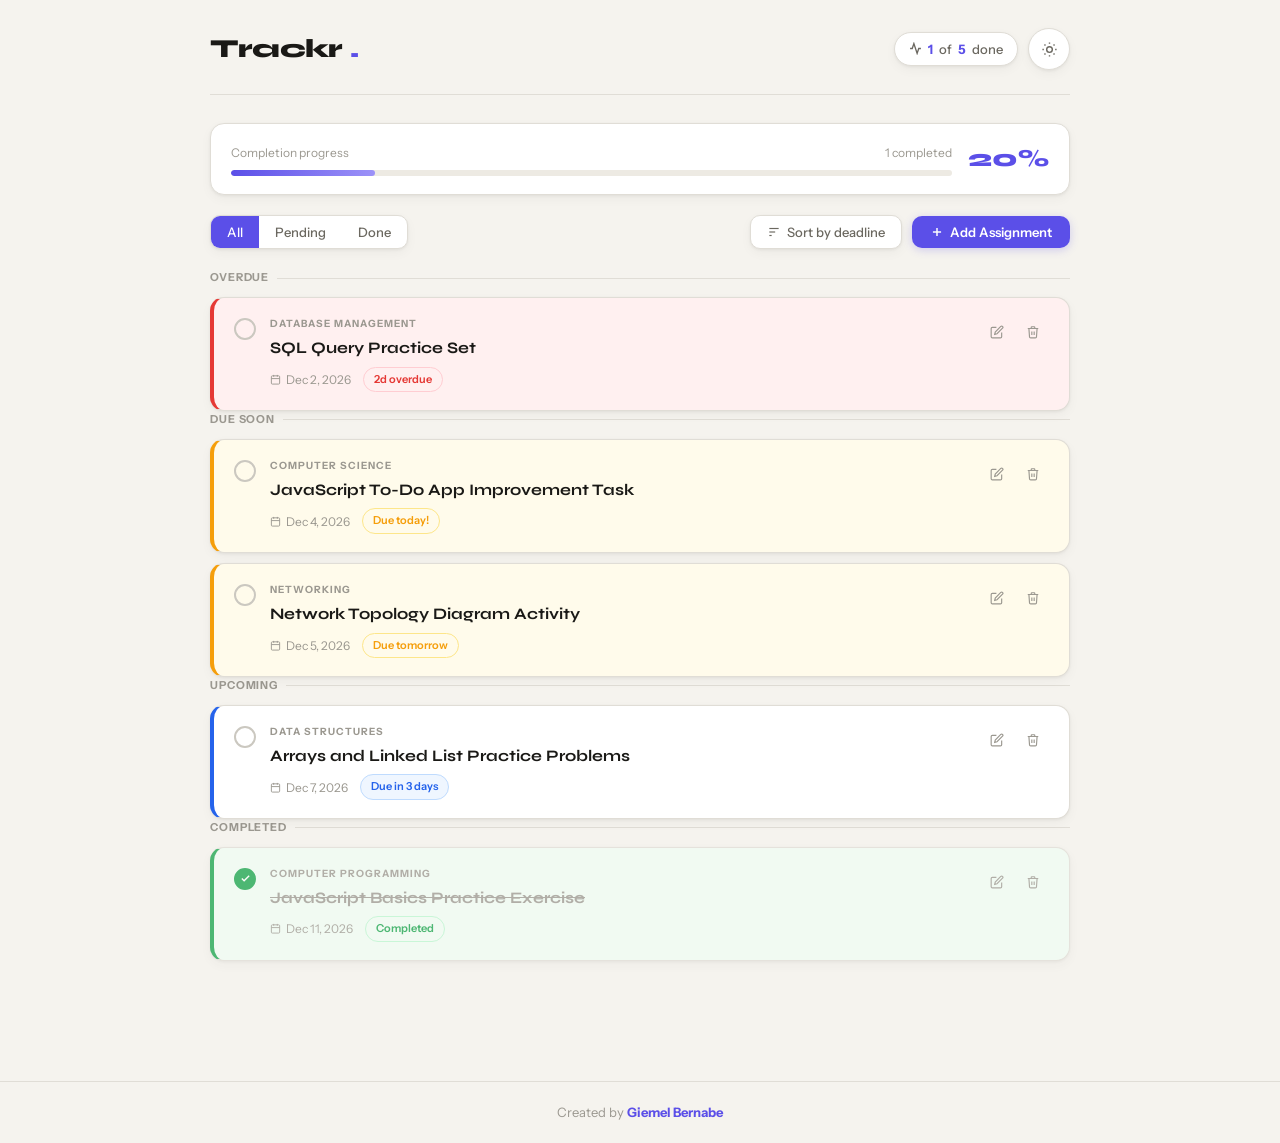
<file: Assignment tracker/index.html>
<!DOCTYPE html>
<html lang="en" data-theme="light">
<head>
<meta charset="UTF-8">
<meta name="viewport" content="width=device-width, initial-scale=1.0">
<title>Tracker — Student Assignment Planner</title>
<link rel="icon" type="image/jpeg" href="pogilang.jpg">
<link rel="stylesheet" href="style.css">
<script src="script.js" defer></script>
<link href="https://fonts.googleapis.com/css2?family=Syne:wght@400;500;600;700;800&family=Instrument+Sans:wght@300;400;500&display=swap" rel="stylesheet">
</head>
<body>

<div class="app-shell">

  <!-- HEADER -->
  <header>
    <div class="logo">
      Trackr<span class="logo-dot">.</span>
    </div>
    <div class="header-right">
      <div class="stats-pill" id="stats-pill">
        <svg width="13" height="13" viewBox="0 0 24 24" fill="none" stroke="currentColor" stroke-width="2.5"><polyline points="22 12 18 12 15 21 9 3 6 12 2 12"/></svg>
        <span id="stat-done">0</span> of <span id="stat-total">0</span> done
      </div>
      <button class="dark-toggle" id="dark-btn" title="Toggle dark mode">
        <svg id="dark-icon" width="17" height="17" viewBox="0 0 24 24" fill="none" stroke="currentColor" stroke-width="2"><circle cx="12" cy="12" r="4"/><path d="M12 2v2M12 20v2M4.93 4.93l1.41 1.41M17.66 17.66l1.41 1.41M2 12h2M20 12h2M6.34 17.66l-1.41 1.41M19.07 4.93l-1.41 1.41"/></svg>
      </button>
    </div>
  </header>

  <!-- PROGRESS -->
  <div class="progress-bar-wrap" id="progress-wrap">
    <div class="progress-info">
      <div class="progress-label">
        <span>Completion progress</span>
        <span id="progress-txt">0 completed</span>
      </div>
      <div class="progress-track">
        <div class="progress-fill" id="progress-fill" style="width:0%"></div>
      </div>
    </div>
    <div class="progress-pct" id="progress-pct">0%</div>
  </div>

  <!-- ADD FORM (hidden by default, shown by button) -->
  <div id="form-wrap" style="display:none;">
    <div class="form-card">
      <div class="form-title">
        <svg width="15" height="15" viewBox="0 0 24 24" fill="none" stroke="currentColor" stroke-width="2.5"><line x1="12" y1="5" x2="12" y2="19"/><line x1="5" y1="12" x2="19" y2="12"/></svg>
        New Assignment
      </div>
      <div class="form-grid">
        <div class="field">
          <label>Subject</label>
          <input type="text" id="inp-subject" placeholder="e.g. Mathematics" maxlength="40">
        </div>
        <div class="field">
          <label>Assignment Title</label>
          <input type="text" id="inp-title" placeholder="e.g. Problem Set 3" maxlength="80">
        </div>
        <div class="field">
          <label>Due Date</label>
          <input type="date" id="inp-date">
        </div>
      </div>
      <div class="form-footer">
        <button class="btn btn-ghost" onclick="toggleForm()">Cancel</button>
        <button class="btn btn-primary" onclick="addAssignment()">
          <svg width="14" height="14" viewBox="0 0 24 24" fill="none" stroke="currentColor" stroke-width="2.5"><polyline points="20 6 9 17 4 12"/></svg>
          Save Assignment
        </button>
      </div>
    </div>
  </div>

  <!-- TOOLBAR -->
  <div class="toolbar">
    <div class="filter-group">
      <button class="filter-btn active" data-filter="all" onclick="setFilter('all',this)">All</button>
      <button class="filter-btn" data-filter="pending" onclick="setFilter('pending',this)">Pending</button>
      <button class="filter-btn" data-filter="done" onclick="setFilter('done',this)">Done</button>
    </div>
    <button class="sort-btn" id="sort-btn" onclick="toggleSort()">
      <svg width="14" height="14" viewBox="0 0 24 24" fill="none" stroke="currentColor" stroke-width="2"><line x1="4" y1="6" x2="20" y2="6"/><line x1="4" y1="12" x2="14" y2="12"/><line x1="4" y1="18" x2="8" y2="18"/></svg>
      Sort by deadline
    </button>
    <button class="add-btn-top" onclick="toggleForm()">
      <svg width="14" height="14" viewBox="0 0 24 24" fill="none" stroke="currentColor" stroke-width="2.5"><line x1="12" y1="5" x2="12" y2="19"/><line x1="5" y1="12" x2="19" y2="12"/></svg>
      Add Assignment
    </button>
  </div>

  <!-- ASSIGNMENTS LIST -->
  <div id="list-root"></div>

</div>

<!-- TOAST CONTAINER -->
<div class="toast-wrap" id="toast-wrap"></div>

<!-- DELETE CONFIRM MODAL -->
<div id="modal" style="display:none;"></div>

<!-- FOOTER -->
<footer class="app-footer">
  Created by <span>Giemel Bernabe</span>
</footer>
</body>
</html>
</file>
<file: Assignment tracker/style.css>
:root {
  --bg: #F5F3EE;
  --bg2: #EDEAE3;
  --surface: #FFFFFF;
  --surface2: #F9F7F3;
  --border: #E0DDD6;
  --border2: #CBC8C0;
  --text: #1A1916;
  --text2: #6B6860;
  --text3: #9B9890;

  --red: #E53935;
  --red-bg: #FFF0F0;
  --red-border: #FFCDD2;

  --amber: #F59E0B;
  --amber-bg: #FFFBEB;
  --amber-border: #FDE68A;

  --green: #16A34A;
  --green-bg: #F0FDF4;
  --green-border: #BBF7D0;

  --blue: #2563EB;
  --blue-bg: #EFF6FF;
  --blue-border: #BFDBFE;

  --accent: #5B4FE8;
  --accent-light: #EEF0FF;

  --radius: 14px;
  --radius-sm: 8px;
  --shadow: 0 1px 3px rgba(0,0,0,0.06), 0 4px 12px rgba(0,0,0,0.04);
  --shadow-lg: 0 8px 32px rgba(0,0,0,0.1);

  --font-display: 'Syne', sans-serif;
  --font-body: 'Instrument Sans', sans-serif;
}

[data-theme="dark"] {
  --bg: #0F0F11;
  --bg2: #17171A;
  --surface: #1E1E22;
  --surface2: #252529;
  --border: #2E2E34;
  --border2: #3E3E46;
  --text: #F0EFEB;
  --text2: #9B9A98;
  --text3: #6B6A68;

  --red: #F87171;
  --red-bg: #2C1A1A;
  --red-border: #7F1D1D;

  --amber: #FBBF24;
  --amber-bg: #271E0A;
  --amber-border: #78350F;

  --green: #4ADE80;
  --green-bg: #0F2A1A;
  --green-border: #14532D;

  --blue: #60A5FA;
  --blue-bg: #0D1E35;
  --blue-border: #1E3A5F;

  --accent: #7C6FF7;
  --accent-light: #1E1B3A;

  --shadow: 0 1px 3px rgba(0,0,0,0.3), 0 4px 12px rgba(0,0,0,0.2);
  --shadow-lg: 0 8px 32px rgba(0,0,0,0.4);
}

/* ─── RESET ─── */
*, *::before, *::after { box-sizing: border-box; margin: 0; padding: 0; }
html { scroll-behavior: smooth; }
body {
  background: var(--bg);
  color: var(--text);
  font-family: var(--font-body);
  font-size: 15px;
  line-height: 1.6;
  min-height: 100vh;
  transition: background 0.3s, color 0.3s;
}

/* ─── LAYOUT ─── */
.app-shell {
  max-width: 900px;
  margin: 0 auto;
  padding: 0 20px 80px;
}

/* ─── HEADER ─── */
header {
  display: flex;
  justify-content: space-between;
  align-items: center;
  padding: 28px 0 24px;
  border-bottom: 1px solid var(--border);
  margin-bottom: 28px;
  gap: 16px;
  flex-wrap: wrap;
}
.logo {
  font-family: var(--font-display);
  font-size: 26px;
  font-weight: 800;
  letter-spacing: -0.03em;
  color: var(--text);
  display: flex;
  align-items: center;
  gap: 8px;
}
.logo-dot { color: var(--accent); }
.header-right { display: flex; align-items: center; gap: 10px; }
.dark-toggle {
  width: 42px; height: 42px;
  border-radius: 50%;
  border: 1px solid var(--border);
  background: var(--surface);
  cursor: pointer;
  display: flex; align-items: center; justify-content: center;
  color: var(--text2);
  font-size: 17px;
  transition: all 0.2s;
  box-shadow: var(--shadow);
}
.dark-toggle:hover { border-color: var(--accent); color: var(--accent); }
.stats-pill {
  display: flex;
  align-items: center;
  gap: 6px;
  background: var(--surface);
  border: 1px solid var(--border);
  border-radius: 30px;
  padding: 6px 14px;
  font-size: 13px;
  font-weight: 500;
  color: var(--text2);
  box-shadow: var(--shadow);
}
.stats-pill span { color: var(--accent); font-weight: 700; }

/* ─── ADD FORM ─── */
.form-card {
  background: var(--surface);
  border: 1px solid var(--border);
  border-radius: var(--radius);
  padding: 24px;
  margin-bottom: 28px;
  box-shadow: var(--shadow);
  animation: slideDown 0.4s ease;
}
.form-title {
  font-family: var(--font-display);
  font-size: 15px;
  font-weight: 700;
  color: var(--text);
  margin-bottom: 16px;
  display: flex;
  align-items: center;
  gap: 8px;
}
.form-title svg { color: var(--accent); }
.form-grid {
  display: grid;
  grid-template-columns: 1fr 1fr 1fr;
  gap: 12px;
  margin-bottom: 14px;
}
.field { display: flex; flex-direction: column; gap: 5px; }
.field label {
  font-size: 11px;
  font-weight: 600;
  letter-spacing: 0.06em;
  text-transform: uppercase;
  color: var(--text3);
}
.field input, .field select {
  background: var(--bg2);
  border: 1.5px solid var(--border);
  border-radius: var(--radius-sm);
  padding: 10px 14px;
  font-family: var(--font-body);
  font-size: 14px;
  color: var(--text);
  outline: none;
  transition: border-color 0.2s, box-shadow 0.2s;
  width: 100%;
}
.field input:focus, .field select:focus {
  border-color: var(--accent);
  box-shadow: 0 0 0 3px rgba(91,79,232,0.12);
}
.field input.error, .field select.error { border-color: var(--red); }
.field input::placeholder { color: var(--text3); }
.form-footer { display: flex; justify-content: flex-end; gap: 10px; }
.btn {
  padding: 10px 22px;
  border-radius: var(--radius-sm);
  font-family: var(--font-body);
  font-size: 14px;
  font-weight: 500;
  cursor: pointer;
  border: none;
  transition: all 0.2s;
  display: inline-flex;
  align-items: center;
  gap: 7px;
}
.btn-primary {
  background: var(--accent);
  color: #fff;
  box-shadow: 0 2px 8px rgba(91,79,232,0.3);
}
.btn-primary:hover { filter: brightness(1.1); transform: translateY(-1px); }
.btn-primary:active { transform: translateY(0); }
.btn-ghost {
  background: transparent;
  color: var(--text2);
  border: 1px solid var(--border);
}
.btn-ghost:hover { background: var(--bg2); color: var(--text); }

/* ─── TOOLBAR ─── */
.toolbar {
  display: flex;
  align-items: center;
  gap: 10px;
  margin-bottom: 20px;
  flex-wrap: wrap;
}
.filter-group {
  display: flex;
  background: var(--surface);
  border: 1px solid var(--border);
  border-radius: 10px;
  overflow: hidden;
  box-shadow: var(--shadow);
}
.filter-btn {
  padding: 8px 16px;
  font-family: var(--font-body);
  font-size: 13px;
  font-weight: 500;
  border: none;
  background: transparent;
  color: var(--text2);
  cursor: pointer;
  transition: all 0.2s;
}
.filter-btn.active {
  background: var(--accent);
  color: #fff;
}
.filter-btn:hover:not(.active) { background: var(--bg2); color: var(--text); }
.sort-btn {
  margin-left: auto;
  padding: 8px 16px;
  font-family: var(--font-body);
  font-size: 13px;
  font-weight: 500;
  border: 1px solid var(--border);
  border-radius: 10px;
  background: var(--surface);
  color: var(--text2);
  cursor: pointer;
  display: flex;
  align-items: center;
  gap: 6px;
  box-shadow: var(--shadow);
  transition: all 0.2s;
}
.sort-btn:hover { border-color: var(--accent); color: var(--accent); }
.sort-btn.active { border-color: var(--accent); color: var(--accent); background: var(--accent-light); }
.add-btn-top {
  padding: 8px 18px;
  background: var(--accent);
  color: #fff;
  border: none;
  border-radius: 10px;
  font-family: var(--font-body);
  font-size: 13px;
  font-weight: 600;
  cursor: pointer;
  display: flex;
  align-items: center;
  gap: 6px;
  box-shadow: 0 2px 8px rgba(91,79,232,0.25);
  transition: all 0.2s;
}
.add-btn-top:hover { filter: brightness(1.1); transform: translateY(-1px); }

/* ─── SECTION LABEL ─── */
.section-label {
  font-size: 11px;
  font-weight: 700;
  letter-spacing: 0.08em;
  text-transform: uppercase;
  color: var(--text3);
  margin-bottom: 10px;
  display: flex;
  align-items: center;
  gap: 8px;
}
.section-label::after {
  content: '';
  flex: 1;
  height: 1px;
  background: var(--border);
}

/* ─── EMPTY STATE ─── */
.empty-state {
  text-align: center;
  padding: 64px 24px;
  color: var(--text3);
}
.empty-icon {
  font-size: 48px;
  margin-bottom: 16px;
  opacity: 0.5;
}
.empty-state h3 {
  font-family: var(--font-display);
  font-size: 18px;
  font-weight: 700;
  color: var(--text2);
  margin-bottom: 6px;
}
.empty-state p { font-size: 14px; color: var(--text3); }

/* ─── ASSIGNMENT CARD ─── */
.cards-list {
  display: flex;
  flex-direction: column;
  gap: 10px;
}

.asgn-card {
  background: var(--surface);
  border: 1px solid var(--border);
  border-left: 4px solid var(--border2);
  border-radius: var(--radius);
  padding: 18px 20px;
  display: flex;
  align-items: flex-start;
  gap: 14px;
  box-shadow: var(--shadow);
  transition: all 0.25s ease;
  animation: cardIn 0.35s ease;
  position: relative;
  overflow: hidden;
}
.asgn-card:hover { box-shadow: var(--shadow-lg); transform: translateY(-1px); }
.asgn-card.status-overdue { border-left-color: var(--red); background: var(--red-bg); }
.asgn-card.status-soon { border-left-color: var(--amber); background: var(--amber-bg); }
.asgn-card.status-ok { border-left-color: var(--blue); }
.asgn-card.status-done { border-left-color: var(--green); background: var(--green-bg); opacity: 0.75; }
.asgn-card.removing {
  animation: cardOut 0.3s ease forwards;
}

.check-wrap { flex-shrink: 0; padding-top: 2px; }
.check-btn {
  width: 22px; height: 22px;
  border-radius: 50%;
  border: 2px solid var(--border2);
  background: transparent;
  cursor: pointer;
  display: flex; align-items: center; justify-content: center;
  transition: all 0.2s;
  color: transparent;
  font-size: 11px;
}
.check-btn:hover { border-color: var(--green); }
.asgn-card.status-done .check-btn {
  background: var(--green);
  border-color: var(--green);
  color: #fff;
}

.asgn-body { flex: 1; min-width: 0; }
.asgn-subject {
  font-size: 10px;
  font-weight: 700;
  letter-spacing: 0.1em;
  text-transform: uppercase;
  color: var(--text3);
  margin-bottom: 3px;
}
.asgn-title {
  font-family: var(--font-display);
  font-size: 16px;
  font-weight: 700;
  color: var(--text);
  margin-bottom: 6px;
  white-space: nowrap;
  overflow: hidden;
  text-overflow: ellipsis;
}
.asgn-card.status-done .asgn-title {
  text-decoration: line-through;
  color: var(--text3);
}
.asgn-meta {
  display: flex;
  align-items: center;
  gap: 12px;
  flex-wrap: wrap;
}
.meta-date {
  display: flex;
  align-items: center;
  gap: 5px;
  font-size: 12px;
  color: var(--text3);
}
.countdown-badge {
  font-size: 11px;
  font-weight: 600;
  padding: 3px 10px;
  border-radius: 20px;
  display: inline-flex;
  align-items: center;
  gap: 4px;
}
.badge-overdue { background: var(--red-bg); color: var(--red); border: 1px solid var(--red-border); }
.badge-today   { background: var(--amber-bg); color: var(--amber); border: 1px solid var(--amber-border); }
.badge-tomorrow{ background: var(--amber-bg); color: var(--amber); border: 1px solid var(--amber-border); }
.badge-soon    { background: var(--blue-bg); color: var(--blue); border: 1px solid var(--blue-border); }
.badge-ok      { background: var(--bg2); color: var(--text3); border: 1px solid var(--border); }
.badge-done    { background: var(--green-bg); color: var(--green); border: 1px solid var(--green-border); }

.asgn-actions {
  display: flex;
  align-items: center;
  gap: 4px;
  flex-shrink: 0;
}
.icon-btn {
  width: 32px; height: 32px;
  border-radius: 8px;
  border: none;
  background: transparent;
  cursor: pointer;
  display: flex; align-items: center; justify-content: center;
  color: var(--text3);
  transition: all 0.2s;
  font-size: 14px;
}
.icon-btn:hover { background: var(--bg2); color: var(--text); }
.icon-btn.delete:hover { background: var(--red-bg); color: var(--red); }

/* ─── EDIT INLINE ─── */
.edit-form {
  background: var(--surface2);
  border: 1.5px solid var(--accent);
  border-radius: var(--radius);
  padding: 18px 20px;
  box-shadow: 0 0 0 4px rgba(91,79,232,0.08);
  animation: cardIn 0.2s ease;
}
.edit-form .form-grid { margin-bottom: 12px; }

/* ─── PROGRESS BAR ─── */
.progress-bar-wrap {
  background: var(--surface);
  border: 1px solid var(--border);
  border-radius: var(--radius);
  padding: 16px 20px;
  margin-bottom: 20px;
  box-shadow: var(--shadow);
  display: flex;
  align-items: center;
  gap: 16px;
}
.progress-info { flex: 1; }
.progress-label {
  font-size: 12px;
  color: var(--text3);
  margin-bottom: 8px;
  display: flex;
  justify-content: space-between;
}
.progress-track {
  height: 6px;
  background: var(--bg2);
  border-radius: 3px;
  overflow: hidden;
}
.progress-fill {
  height: 100%;
  background: linear-gradient(90deg, var(--accent), #9C92F8);
  border-radius: 3px;
  transition: width 0.6s cubic-bezier(0.4, 0, 0.2, 1);
}
.progress-pct {
  font-family: var(--font-display);
  font-size: 24px;
  font-weight: 800;
  color: var(--accent);
  min-width: 52px;
  text-align: right;
}

/* ─── TOAST ─── */
.toast-wrap {
  position: fixed;
  bottom: 28px;
  left: 50%;
  transform: translateX(-50%);
  z-index: 1000;
  display: flex;
  flex-direction: column;
  align-items: center;
  gap: 8px;
  pointer-events: none;
}
.toast {
  background: var(--text);
  color: var(--bg);
  padding: 10px 20px;
  border-radius: 30px;
  font-size: 13px;
  font-weight: 500;
  display: flex;
  align-items: center;
  gap: 8px;
  box-shadow: var(--shadow-lg);
  animation: toastIn 0.3s ease, toastOut 0.3s ease 2.2s forwards;
  pointer-events: all;
}
.toast-dot { width: 7px; height: 7px; border-radius: 50%; background: var(--green); flex-shrink: 0; }
.toast-dot.warn { background: var(--red); }

/* ─── MODAL CONFIRM ─── */
.modal-bg {
  position: fixed;
  inset: 0;
  background: rgba(0,0,0,0.4);
  backdrop-filter: blur(3px);
  z-index: 900;
  display: flex;
  align-items: center;
  justify-content: center;
  padding: 20px;
  animation: fadeIn 0.2s ease;
}
.modal-box {
  background: var(--surface);
  border: 1px solid var(--border);
  border-radius: var(--radius);
  padding: 28px;
  max-width: 380px;
  width: 100%;
  box-shadow: var(--shadow-lg);
  animation: scaleIn 0.2s ease;
}
.modal-box h3 { font-family: var(--font-display); font-size: 18px; font-weight: 700; margin-bottom: 8px; }
.modal-box p { font-size: 14px; color: var(--text2); margin-bottom: 24px; }
.modal-actions { display: flex; gap: 10px; justify-content: flex-end; }
.btn-danger { background: var(--red); color: #fff; }
.btn-danger:hover { filter: brightness(1.1); }


/* ─── FOOTER ─── */
.app-footer {
  text-align: center;
  margin-top: 40px;
  padding: 20px;
  font-size: 13px;
  color: var(--text3);
  border-top: 1px solid var(--border);
  font-family: var(--font-body);
}

.app-footer span {
  color: var(--accent);
  font-weight: 700;
}

/* ─── ANIMATIONS ─── */
@keyframes slideDown {
  from { opacity: 0; transform: translateY(-12px); }
  to   { opacity: 1; transform: translateY(0); }
}
@keyframes cardIn {
  from { opacity: 0; transform: translateX(-8px); }
  to   { opacity: 1; transform: translateX(0); }
}
@keyframes cardOut {
  from { opacity: 1; transform: translateX(0) scaleY(1); max-height: 200px; }
  to   { opacity: 0; transform: translateX(6px) scaleY(0.7); max-height: 0; padding: 0; margin: 0; }
}
@keyframes toastIn {
  from { opacity: 0; transform: translateY(12px); }
  to   { opacity: 1; transform: translateY(0); }
}
@keyframes toastOut {
  from { opacity: 1; }
  to   { opacity: 0; }
}
@keyframes fadeIn {
  from { opacity: 0; }
  to   { opacity: 1; }
}
@keyframes scaleIn {
  from { transform: scale(0.93); opacity: 0; }
  to   { transform: scale(1); opacity: 1; }
}

/* ─── SCROLLBAR ─── */
::-webkit-scrollbar { width: 6px; }
::-webkit-scrollbar-track { background: transparent; }
::-webkit-scrollbar-thumb { background: var(--border2); border-radius: 3px; }

/* ─── RESPONSIVE ─── */
@media (max-width: 680px) {
  .form-grid { grid-template-columns: 1fr; }
  .toolbar { gap: 8px; }
  .sort-btn { margin-left: 0; }
  .asgn-title { font-size: 14px; }
}
@media (max-width: 420px) {
  header { padding: 20px 0 18px; }
  .logo { font-size: 22px; }
  .asgn-card { padding: 14px 16px; gap: 10px; }
  .form-card { padding: 18px 16px; }
}
</file>
